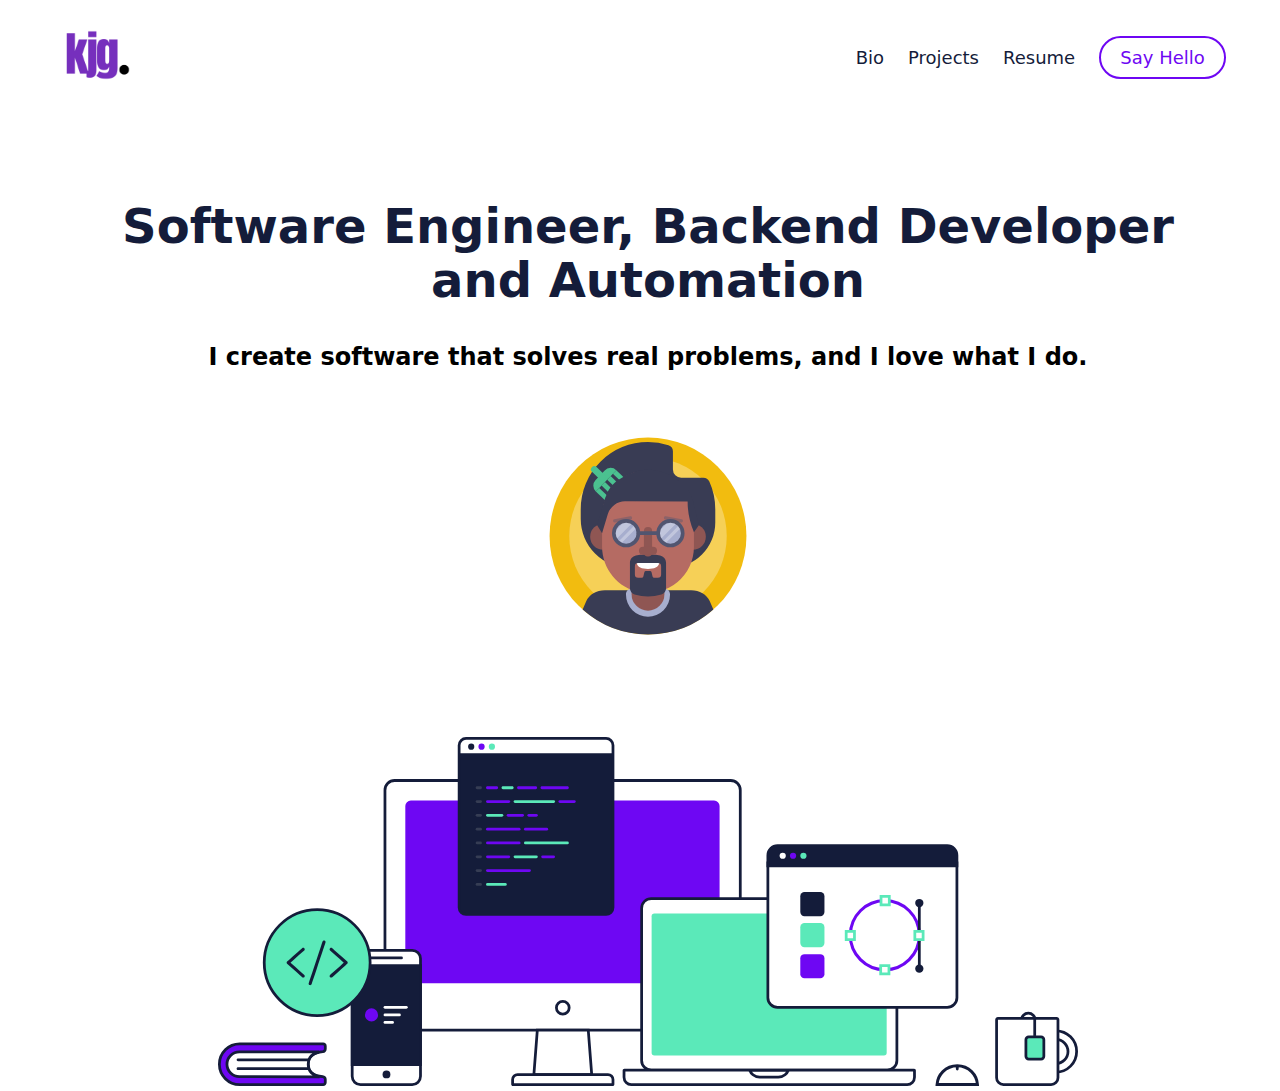
<file: index.html>
<!DOCTYPE html>
<html lang="en">
    <head>
        <meta charset="UTF-8">
        <meta name="viewport" content="width=device-width, initial-scale=1.0">
        <title>Portfolio</title>
        <link rel="stylesheet" href="style.css">
        <script src="app.js" defer></script>
    </head>
    <body>
        <header>
            <nav class="navbar">
                <div class="container">
                    <div class="navbar-brand">
                        <a class="navbar-link" href="index.html">
                            <img id="nav-logo" src="/public/kjg.png" alt="logo"/>
                        </a>
                    </div>
                    <div class="navbar-end">
                        <a id="navbar-item-project" class="navbar-item" href="bio.html">Bio</a>
                        <a id="navbar-item-project" class="navbar-item" href="projects.html">Projects</a>
                        <a id="navbar-item-project" class="navbar-item" href="./public/resume.pdf">Resume</a>
                        <div class="navbar-item">
                            <a class="button-purp" href="contact.html">Say Hello</a>
                        </div>  
                    </div>
                </div>
            </nav>
            <section id="hero">
                <div class="hero-body">
                    <div class="container">
                        <div class="columns">
                            <div class="column">
                                <h1 class="title">Software Engineer, Backend Developer and Automation </h1>
                                <h2 class="subtitle">I create software that solves real problems, and I love what I do.</h2>
                                <img class="avatar" src="public/avatar.svg"/>
                            </div>
                        </div>
                    </div>
                </div>
                <div class="hero-foot">
                    <div class="container">
                        <img class="is-bottom" src="public/hero-devices.svg"/>
                    </div>
                </div>
            </section>
        </header>
        
        <footer></footer>
        
    </body>
</html>
</file>
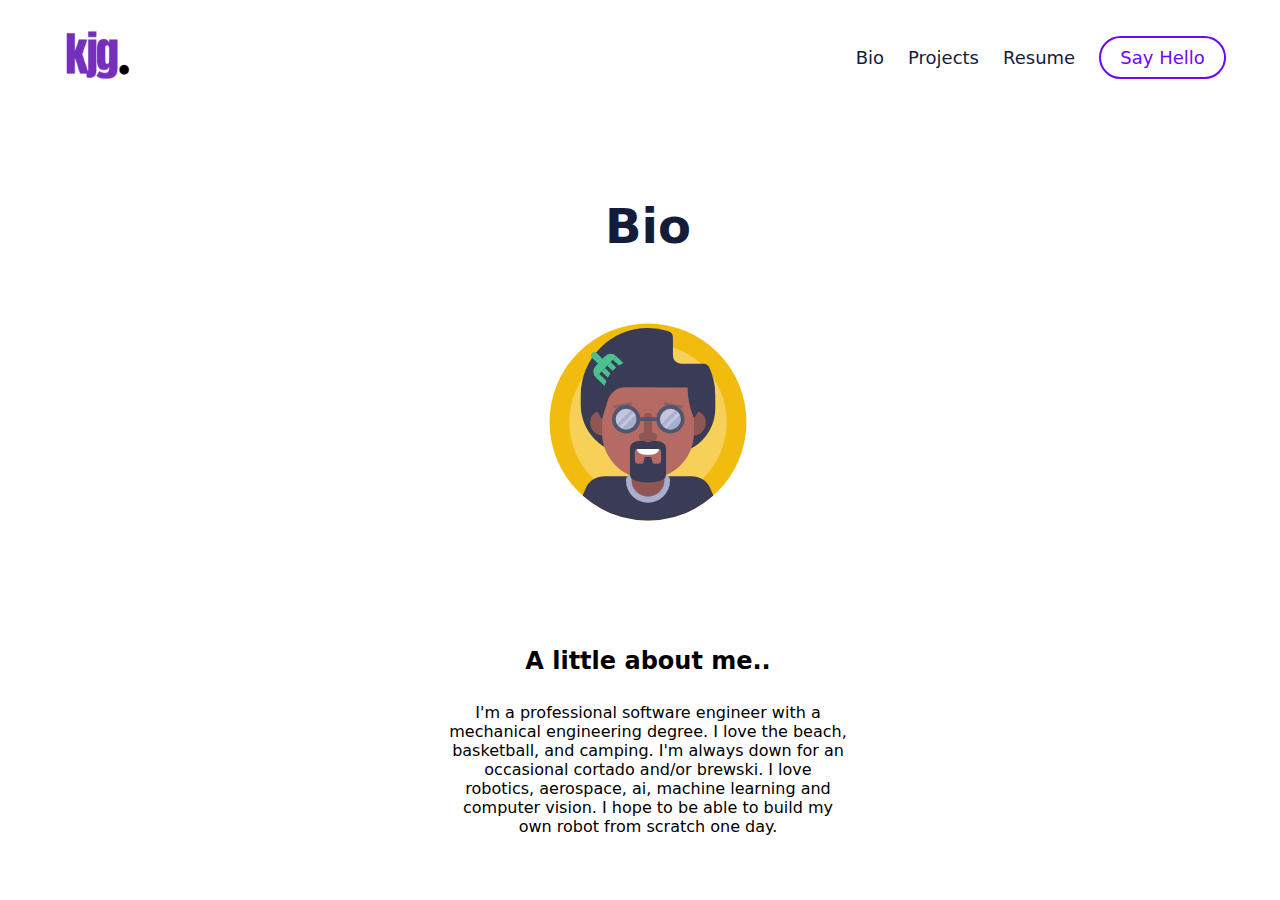
<file: bio.html>
<!DOCTYPE html>
<html lang="en">
    <head>
        <meta charset="UTF-8">
        <meta name="viewport" content="width=device-width, initial-scale=1.0">
        <title>Bio</title>
        <link rel="stylesheet" href="style.css">
        <script src="app.js" defer></script>
    </head>
    <body>
        <header>
            <nav class="navbar">
                <div class="container">
                    <div class="navbar-brand">
                        <a class="navbar-link" href="/index.html">
                            <img id="nav-logo" src="/public/kjg.png" alt="logo"/>
                        </a>
                    </div>
                    <div class="navbar-end">
                        <a id="navbar-item-project" class="navbar-item" href="bio.html">Bio</a>
                        <a id="navbar-item-project" class="navbar-item" href="projects.html">Projects</a>
                        <a id="navbar-item-project" class="navbar-item" href="./public/resume.pdf">Resume</a>
                        <div class="navbar-item">
                            <a class="button-purp" href="contact.html">Say Hello</a>
                        </div>  
                    </div>
                </div>
            </nav>
            <section id="hero">
                <div class="hero-body">
                    <div class="container">
                        <div class="columns">
                            <div class="column">
                                <h1 class="title">Bio</h1>
                                <img class="avatar" src="public/avatar.svg"/>
                            </div>
                        </div>
                    </div>
                </div>
                <div class="hero-foot">
                    <div class="container">
                        <h2 class="subtitle">A little about me..</h2>
                        <p id="bio">I'm a professional software engineer with a mechanical engineering degree. I love the beach, basketball, and camping. I'm always down for an occasional cortado and/or brewski. I love robotics, aerospace, ai, machine learning and computer vision. I hope to be able to build my own robot from scratch one day.</p>
                    </div>
                </div>
            </section>
        </header>
        
        <footer></footer>
        
    </body>
</html>
</file>
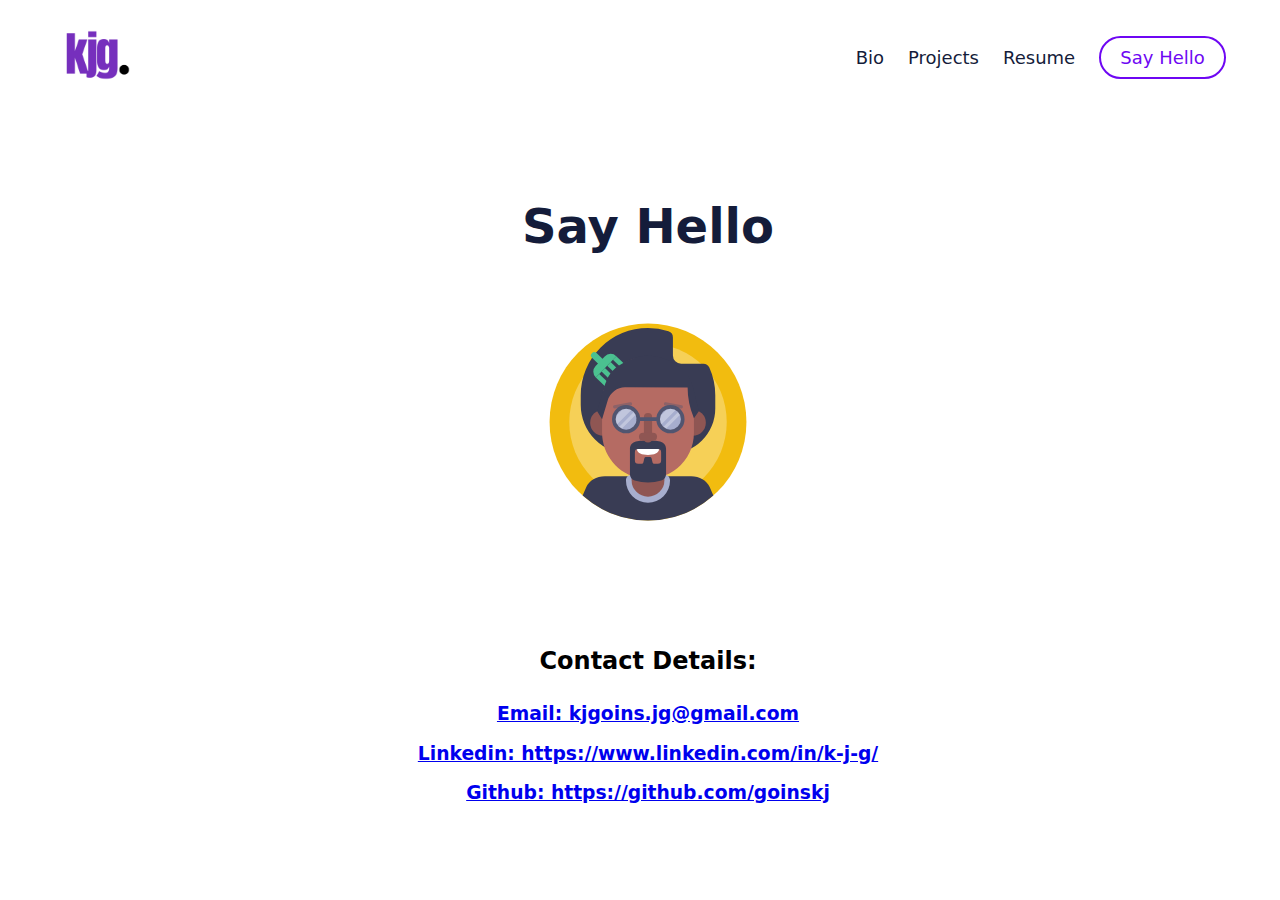
<file: contact.html>
<!DOCTYPE html>
<html lang="en">
    <head>
        <meta charset="UTF-8">
        <meta name="viewport" content="width=device-width, initial-scale=1.0">
        <title>Say Hello</title>
        <link rel="stylesheet" href="style.css">
        <script src="app.js" defer></script>
    </head>
    <body>
        <header>
            <nav class="navbar">
                <div class="container">
                    <div class="navbar-brand">
                        <a class="navbar-link" href="/index.html">
                            <img id="nav-logo" src="/public/kjg.png" alt="logo"/>
                        </a>
                    </div>
                    <div class="navbar-end">
                        <a id="navbar-item-project" class="navbar-item" href="bio.html">Bio</a>
                        <a id="navbar-item-project" class="navbar-item" href="projects.html">Projects</a>
                        <a id="navbar-item-project" class="navbar-item" href="./public/resume.pdf">Resume</a>
                        <div class="navbar-item">
                            <a class="button-purp" href="contact.html">Say Hello</a>
                        </div>  
                    </div>
                </div>
            </nav>
            <section id="hero">
                <div class="hero-body">
                    <div class="container">
                        <div class="columns">
                            <div class="column">
                                <h1 class="title">Say Hello </h1>
                                <img class="avatar" src="public/avatar.svg"/>
                            </div>
                        </div>
                    </div>
                </div>
                <div class="hero-foot">
                    <div class="container">
                        <h2 class="subtitle">Contact Details:</h2>
                        <a href="kjgoins.jg@gmail.com"><h3>Email: kjgoins.jg@gmail.com</h3></a>
                        <a href="https://www.linkedin.com/in/k-j-g/"><h3>Linkedin: https://www.linkedin.com/in/k-j-g/</h3></a>
                        <a href="https://github.com/goinskj"><h3>Github: https://github.com/goinskj</h3></a>
                    </div>
                </div>
            </section>
        </header>
        
        <footer></footer>
        
    </body>
</html>
</file>
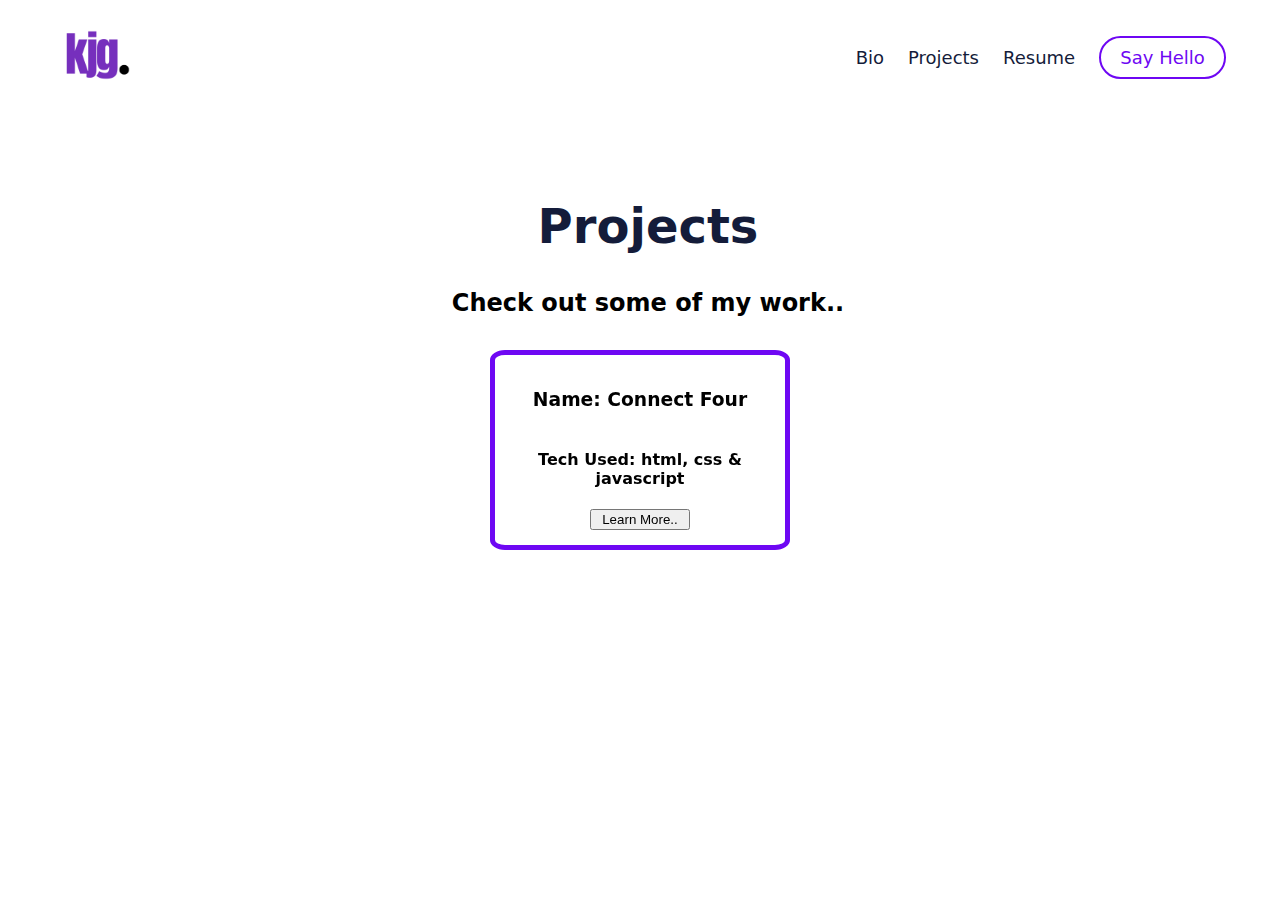
<file: projects.html>
<!DOCTYPE html>
<html lang="en">
    <head>
        <meta charset="UTF-8">
        <meta name="viewport" content="width=device-width, initial-scale=1.0">
        <title>Projects</title>
        <link rel="stylesheet" href="style.css">
        <script src="app.js" defer></script>
    </head>
    <body>
        <header>
            <nav class="navbar">
                <div class="container">
                    <div class="navbar-brand">
                        <a class="navbar-link" href="/index.html">
                            <img id="nav-logo" src="/public/kjg.png" alt="logo"/>
                        </a>
                    </div>
                    <div class="navbar-end">
                        <a id="navbar-item-project" class="navbar-item" href="bio.html">Bio</a>
                        <a id="navbar-item-project" class="navbar-item" href="projects.html">Projects</a>
                        <a id="navbar-item-project" class="navbar-item" href="./public/resume.pdf">Resume</a>
                        <div class="navbar-item">
                            <a class="button-purp" href="contact.html">Say Hello</a>
                        </div>  
                    </div>
                </div>
            </nav>
            <section id="hero">
                <div class="hero-body">
                    <div class="container">
                        <div class="columns">
                            <div class="column">
                                <h1 class="title">Projects</h1>
                                <h2 class="subtitle">Check out some of my work..</h2>
                            </div>
                        </div>
                    </div>
                </div>
                <div class="hero-foot">
                    <div class="container">
                        <div class="is-bottom">
                            <!-- The Modal -->
                            <div id="myModal" class="modal">
                                <!-- Modal content -->
                                <div class="modal-content">
                                    <a href="https://goinskj.github.io/connect-four/" class="link-to-c4">PLAY IT!</a>
                                    <p>Connect four is a great game for 2 players.</p>
                                    <p>Click the cannons to drop your piece.</p>
                                    <button class="close">&times;</button>
                                </div>
                            </div>
                            <div class="project-card">
                                <h3>Name: Connect Four</h3>
                                <h4>Tech Used: html, css & javascript</h4>
                                <button id="myBtn">Learn More..</button>
                            </div>
                        </div>
                    </div>
                </div>
            </section>
        </header>
        
        <footer></footer>
        
    </body>
</html>
</file>
<file: style.css>
body {
  height: 100%;
  width: 100%;
  font-family: system-ui,-apple-system,"Segoe UI",Roboto,"Helvetica Neue","Noto Sans","Liberation Sans",Arial,sans-serif,"Apple Color Emoji","Segoe UI Emoji","Segoe UI Symbol","Noto Color Emoji";
  padding: 0 50px;
}

.navbar > .container {
  align-items: stretch;
  display: flex;
  min-height: 3.25rem;
  width: 100%;
    
}

.interests {
  height: 6rem;
  width: 15rem;
  border: 0.5rem solid gold;
  padding: 0.5rem;
  margin: 1rem;
}
  
* {
  box-sizing: border-box;
}

.title-variance {
  color: orange;
}

#todos-container {
  margin-top: 1rem;
  border: 0.3rem dotted orange;
  border-radius: 0.5rem;
}

input.todo-input {
  margin-top: 2rem;
}

.interests:hover {
  background-color: orange;
  color: white;
  cursor: pointer;
}

.navbar {
  padding: 1.2rem 0;

}

#nav-logo {
  width: 75px;
}

.navbar-end {
  display: flex;
  align-items: stretch;
  justify-content: flex-end;
  margin-left: auto;
}

.navbar-item {
  align-items: center;
  display: flex;
  line-height: 1.5;
  padding: 0.5rem 0.75rem;
  position: relative;
  text-decoration: none;
  font-size: 18px;
  font-weight: 400 !important;
  cursor: pointer;
}

#navbar-item-project {
  color: #141c3a;
}

#navbar-item-project:hover {
  color: #6E07F3;
  cursor: pointer;
}

.button-purp {
  background-color: transparent;
  border: 2px solid #6E07F3;
  text-decoration: none;
  color: #6E07F3;
  padding: 1.2rem;
  border-radius: 50px;
  cursor: pointer;
  height: 2.5rem;
  text-align: center;
  justify-content: center;
  align-items: center;
  position: relative;
  vertical-align: top;
  display: inline-flex;
  transition: all .2s ease-in-out;
  -webkit-transition: all .2s ease-in-out;
  font-weight: 400;
}

.button-purp:hover {
  background-color: #6E07F3;
  color: white;
}

.hero {
  background-color: #ffffff;
  color: #0a0a0a;
  align-items: stretch;
  padding-top: 2rem;
  display: flex;
  flex-direction: column;
  justify-content: space-between;
  text-align: center !important;
}

.hero-body {
  padding: 3rem 3rem;
  flex-grow: 1;
  flex-shrink: 0;
  margin: 0;
  vertical-align: baseline;
  text-align: center !important;
}

.columns {
  justify-content: center;
  display: flex;
  margin-left: -0.75rem;
  margin-right: -0.75rem;
  margin-top: -0.75rem;
  padding: 0.75rem;
  margin-bottom: -0.75rem;
}

.column {
  display: block;
  flex-basis: 0;
  flex-grow: 1;
  flex-shrink: 1;
  padding: 0.75rem;
  text-align: center !important;
}

.title {
  color:#141c3a;
  font-weight: 800;
  font-size: 3rem !important;
  line-height: 1.125;
  word-break: break-word;
  display: block;
}

.subtitle {
  margin-bottom: 1.5rem;
  line-height: 1.5;
  font-size: 1.5rem;
  word-break: break-word;
}

.avatar {
  width: 210px;
  margin: 2rem 0;
  height: auto;
  max-width: 100%;
  overflow: clip;
}

.hero-foot {
  padding: 0rem 1.5rem;
  flex-grow: 0;
  flex-shrink: 0;
  justify-content: center;
  text-align: center;
}

.is-bottom {
  margin-bottom: -0.45rem;
  max-width: 860px;
  height: auto;
}

.container {
  margin: 0 auto;
  position: relative;
  width: auto;
}

.project-card {
  height: 200px;
  width: 300px;
  border-radius: 5%;
  border: 5px solid #6E07F3;
  display: flex;
  position: fixed;
  top: calc(50% - 100px);
  left: calc(50% - 150px);
  flex-direction: column;
  align-items: center;
  justify-content: center;
}

.project-card > button {
  width: 100px;
}


.section {
  padding-bottom: 18rem;
  background-color: #6E07F3;
  color: white;
  padding: 9rem 4.5rem;
  text-align: center !important;
  display: block;
}

.section-title {
  margin-bottom: 1.5rem;
  font-weight: 800;
  font-size: 2rem !important;
  line-height: 1.125;
  word-break: break-word;
}

.section-subtitle {
  line-height: 1.5;
  font-weight: 400 !important;
  font-size: 1.25rem;
  word-break: break-word;
  display: block;
  margin-block-start: 0.83em;
  margin-block-end: 0.83em;
  margin-inline-start: 0px;
  margin-inline-end: 0px;
}

.extra-side-padding {
  padding-left: 15rem;
  padding-right: 15rem;
}

.inline-links {
  display: inline;
  align-items: stretch;
}

/* The Modal (background) */
.modal {
  display: none; /* Hidden by default */
  position: fixed; /* Stay in place */
  z-index: 1; /* Sit on top */
  left: 0;
  top: 0;
  width: 100%; /* Full width */
  height: 100%; /* Full height */
  overflow: auto; /* Enable scroll if needed */
  background-color: rgb(0,0,0); /* Fallback color */
  background-color: rgba(0,0,0,0.4); /* Black w/ opacity */
}

/* Modal Content/Box */
.modal-content {
  background-color: #fefefe;
  margin: 15% auto; /* 15% from the top and centered */
  padding: 20px;
  border: 1px solid #888;
  width: 80%; /* Could be more or less, depending on screen size */
}

/* The Close Button */
.close {
  color: #aaa;
  float: right;
  font-size: 28px;
  font-weight: bold;
}

.close:hover,
.close:focus {
  color: black;
  text-decoration: none;
  cursor: pointer;
}

#bio {
  display: block;
  position: relative;
  width: 400px;
  left: calc(50% - 200px);
}
</file>
